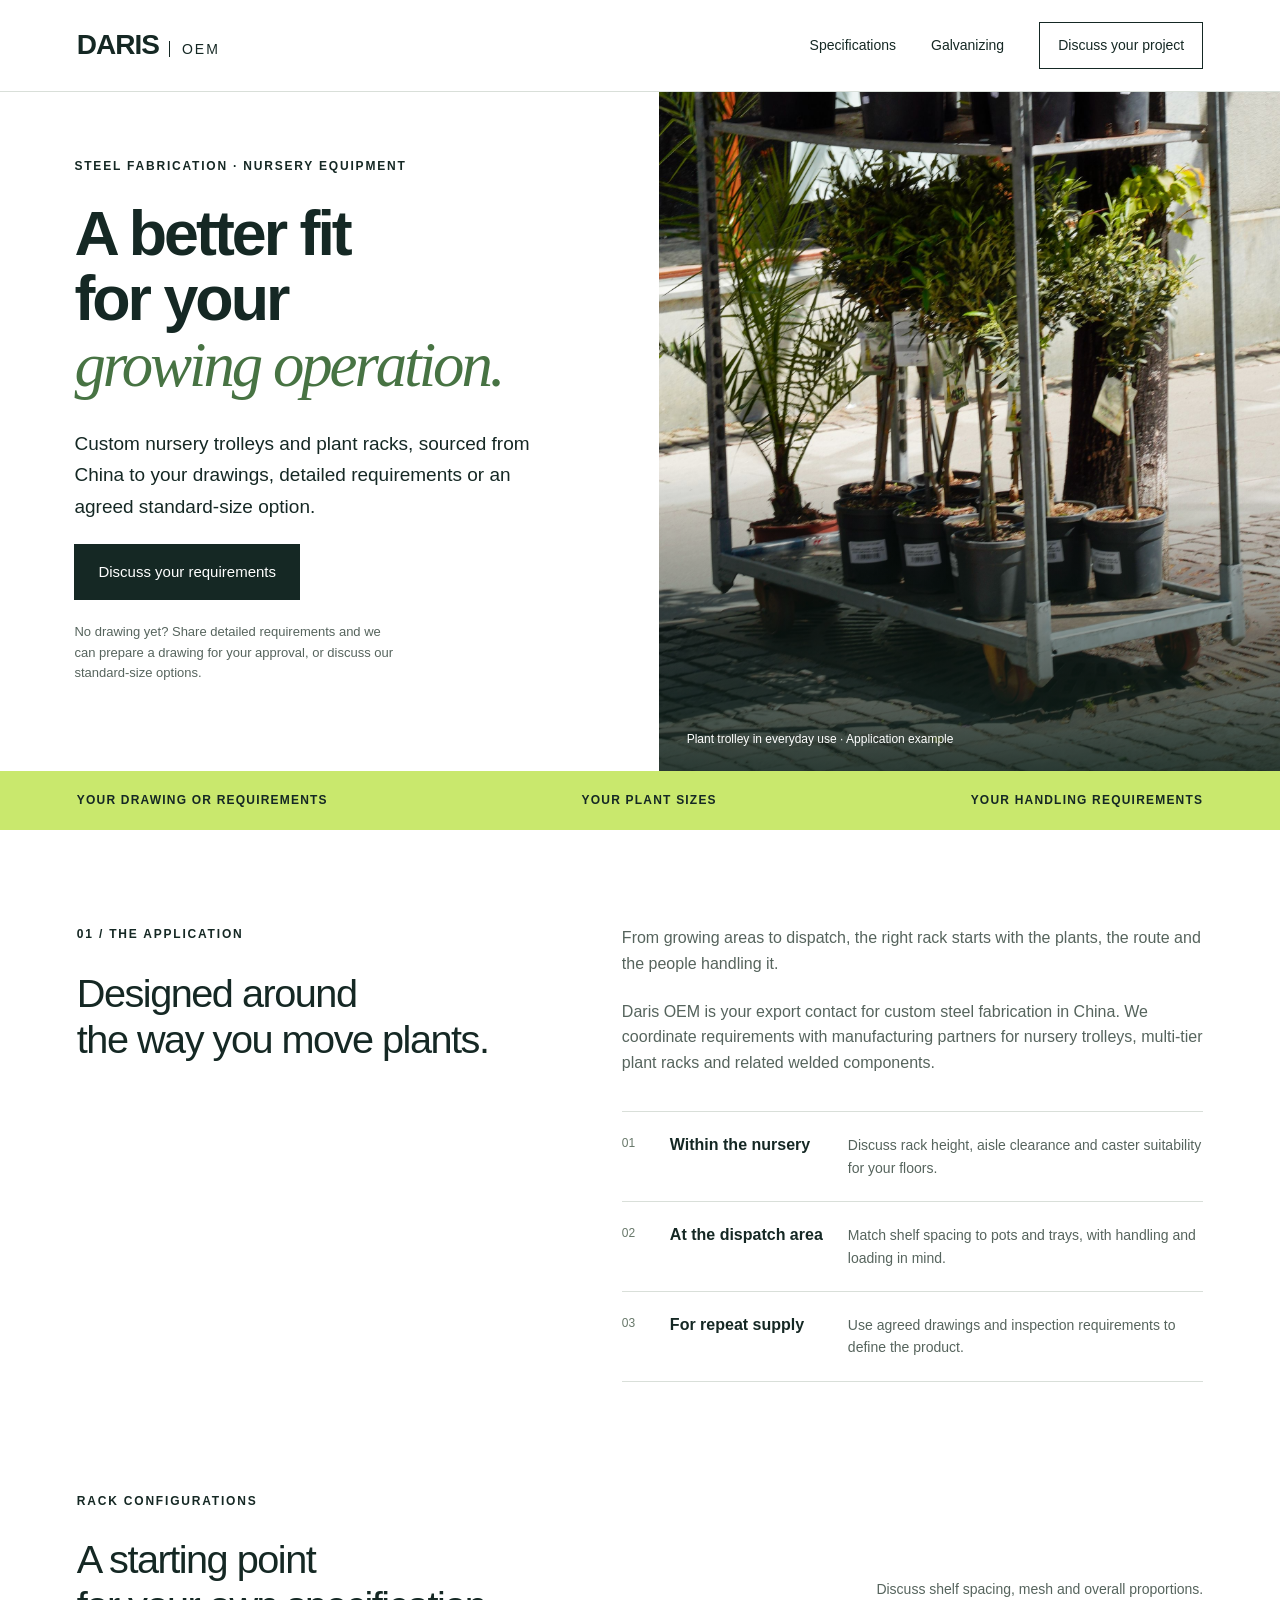
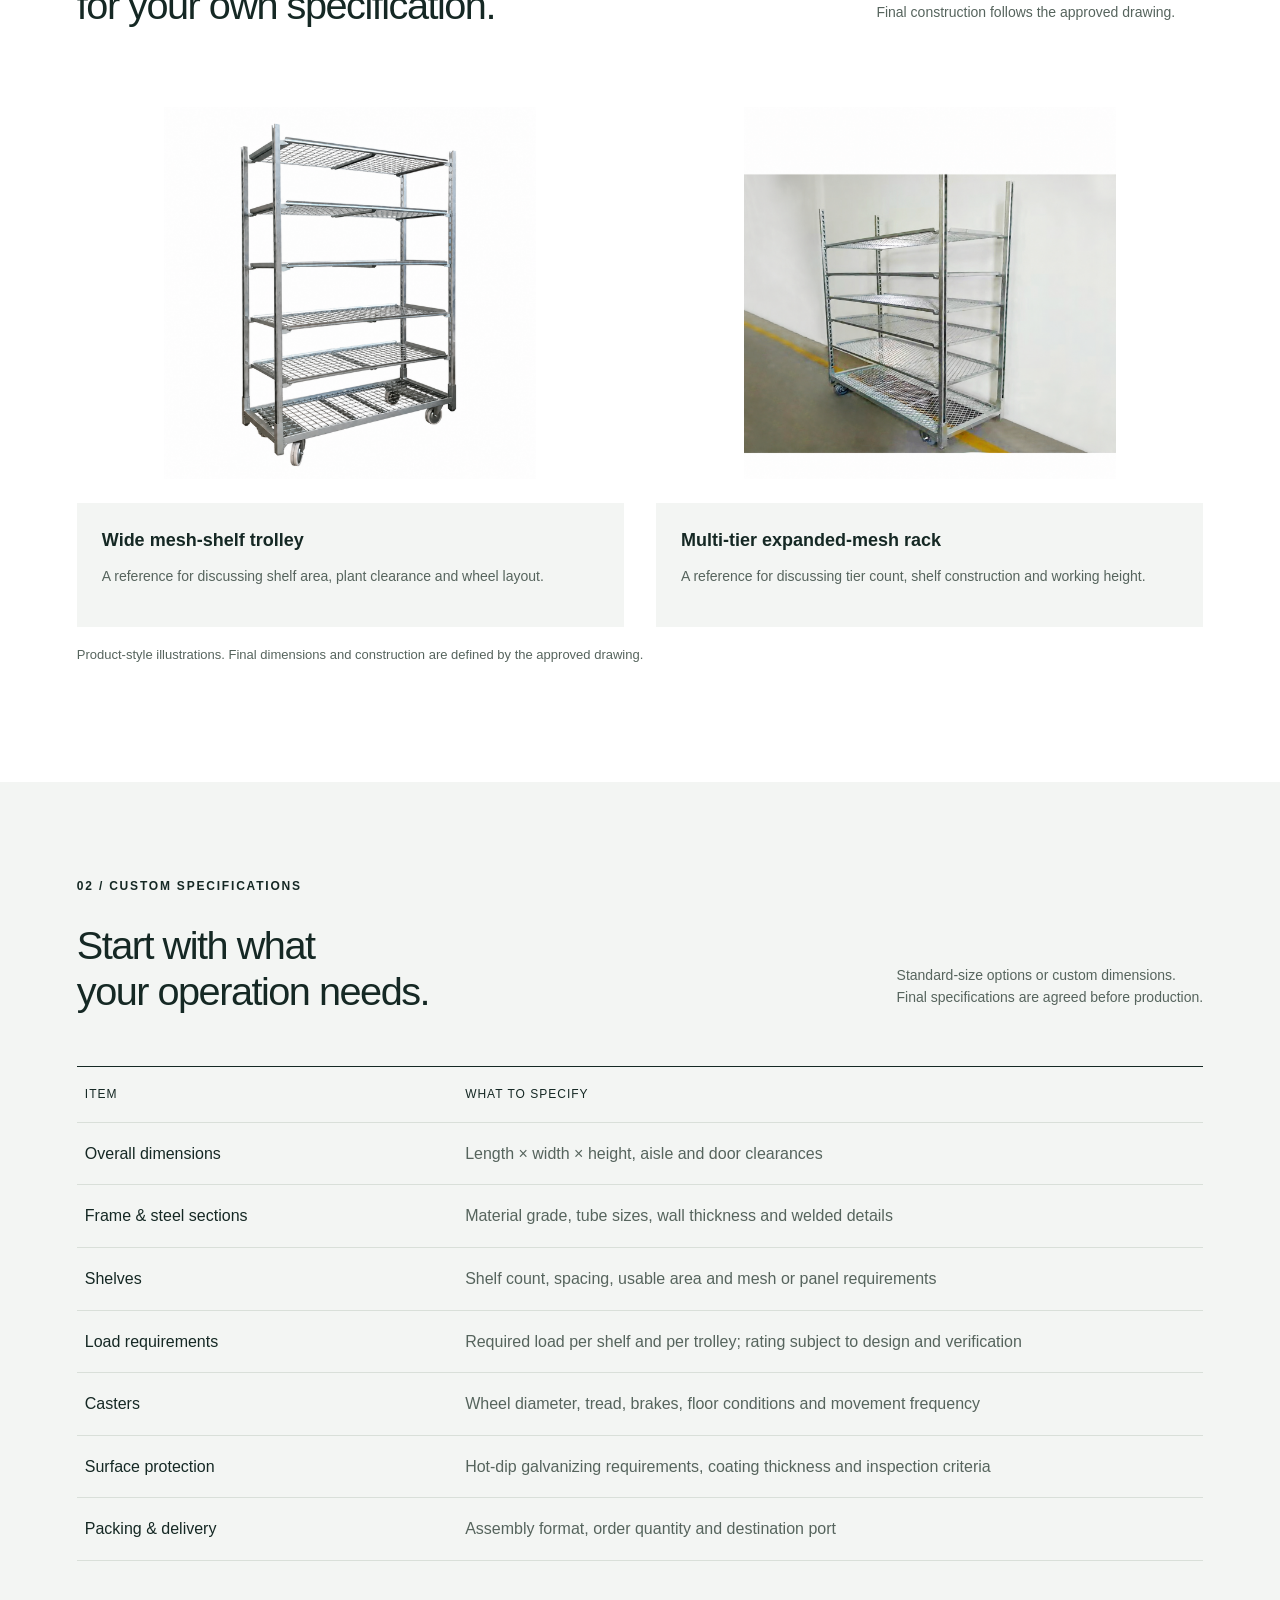
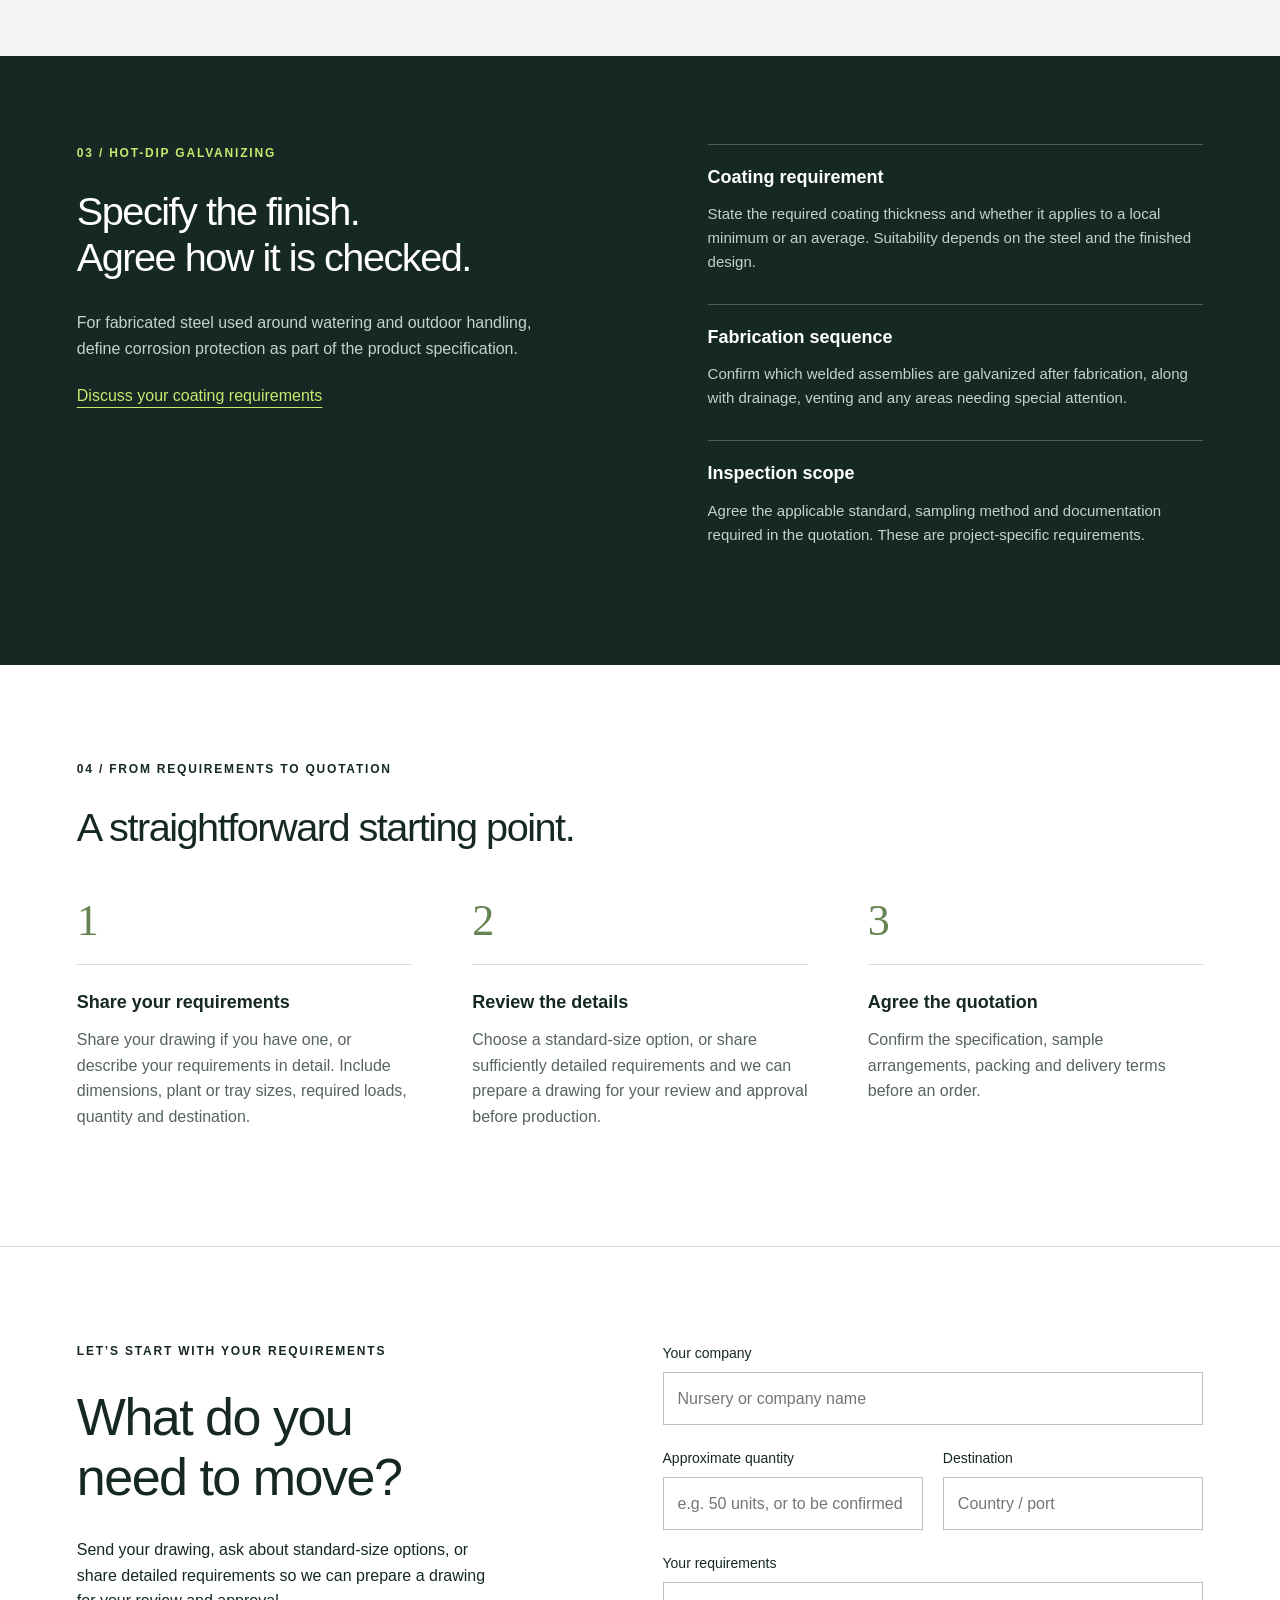
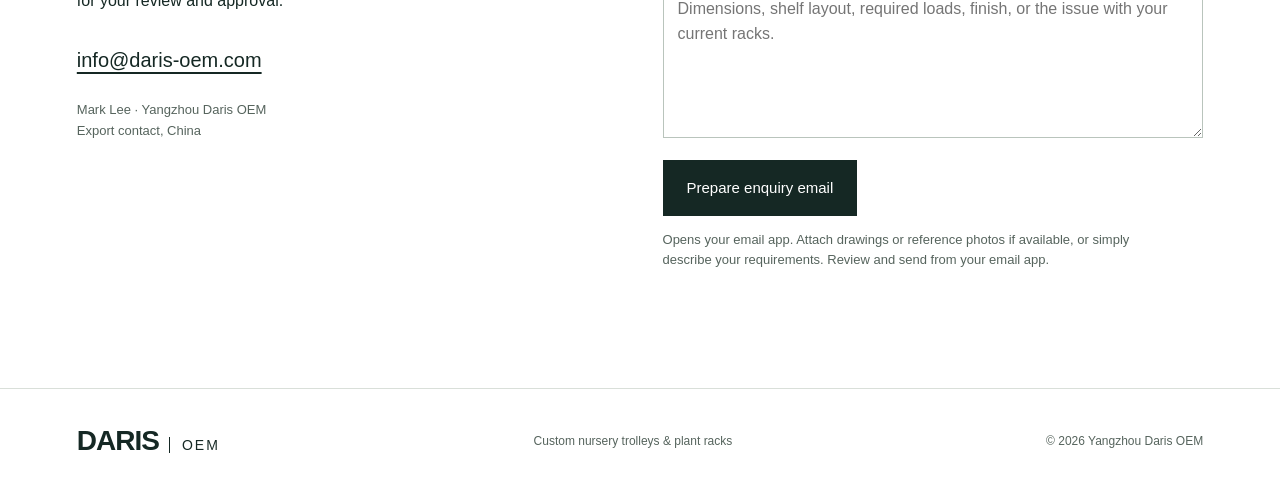
<file: darisracks/index.html>
<!doctype html>
<html lang="en"><head><meta charset="utf-8"><meta name="viewport" content="width=device-width, initial-scale=1"><title>Daris OEM | Custom Nursery Trolleys & Plant Racks</title><meta name="description" content="Drawing-based sourcing of steel nursery trolleys and plant racks from China. Discuss dimensions, shelves, casters and hot-dip galvanizing for your application."><link rel="icon" type="image/svg+xml" href="data:image/svg+xml,%3Csvg xmlns='http://www.w3.org/2000/svg' viewBox='0 0 32 32'%3E%3Crect width='32' height='32' rx='5' fill='%23152824'/%3E%3Cpath d='M8 7h8a9 9 0 010 18H8V7zm5 5v8h3a4 4 0 000-8z' fill='%23c9e86d'/%3E%3C/svg%3E"><link rel="stylesheet" href="style.css?v=20261002-softfade"></head>
<body><a class="skip" href="#main">Skip to content</a>
<header class="header"><a class="brand" href="#" aria-label="Daris OEM home">DARIS<span>OEM</span></a><nav aria-label="Main navigation"><a href="#specifications">Specifications</a><a href="#finish">Galvanizing</a><a href="#enquiry" class="nav-cta">Discuss your project</a></nav></header>
<main id="main"><section class="hero"><div class="hero-copy"><p class="eyebrow">STEEL FABRICATION · NURSERY EQUIPMENT</p><h1>A better fit<br>for your<br><em>growing operation.</em></h1><p class="intro">Custom nursery trolleys and plant racks, sourced from China to your drawings, detailed requirements or an agreed standard-size option.</p><a class="button" href="#enquiry">Discuss your requirements</a><p class="small hero-note">No drawing yet? Share detailed requirements and we can prepare a drawing for your approval, or discuss our standard-size options.</p></div><div class="hero-image" data-carousel role="region" aria-roledescription="carousel" aria-label="Nursery application photographs">
<figure class="hero-slide is-active" role="group" aria-roledescription="slide" aria-label="1 of 2" style="margin:0"><img src="nursery-plant-trolley.jpg" alt="Multi-tier metal nursery trolley carrying potted citrus trees and plants" width="1800" height="3755" fetchpriority="high" style="object-position:50% 100%"><figcaption>Plant trolley in everyday use · Application example</figcaption></figure>
<figure class="hero-slide" role="group" aria-roledescription="slide" aria-label="2 of 2" aria-hidden="true" inert style="margin:0"><img src="nursery-greenhouse.jpg" alt="Rows of potted plants inside a nursery greenhouse" width="4160" height="3120"><figcaption>Greenhouse growing · Application example<br><a href="https://commons.wikimedia.org/wiki/File:Agricultural_Research_Station,_Anakkayam_-_2.jpg" target="_blank" rel="noopener">Photo: Akbarali / Wikimedia Commons</a> · <a href="https://creativecommons.org/licenses/by-sa/4.0/" target="_blank" rel="noopener">CC BY-SA 4.0</a> · cropped</figcaption></figure>
</div></section>
<div class="strip"><span>YOUR DRAWING OR REQUIREMENTS</span><span>YOUR PLANT SIZES</span><span>YOUR HANDLING REQUIREMENTS</span></div>
<section class="section product"><div><p class="eyebrow">01 / THE APPLICATION</p><h2>Designed around<br>the way you move plants.</h2></div><div class="product-copy"><p>From growing areas to dispatch, the right rack starts with the plants, the route and the people handling it.</p><p>Daris OEM is your export contact for custom steel fabrication in China. We coordinate requirements with manufacturing partners for nursery trolleys, multi-tier plant racks and related welded components.</p><div class="uses"><article><span>01</span><h3>Within the nursery</h3><p>Discuss rack height, aisle clearance and caster suitability for your floors.</p></article><article><span>02</span><h3>At the dispatch area</h3><p>Match shelf spacing to pots and trays, with handling and loading in mind.</p></article><article><span>03</span><h3>For repeat supply</h3><p>Use agreed drawings and inspection requirements to define the product.</p></article></div></div></section>
<section class="section rack-gallery" aria-labelledby="rack-heading"><div class="section-head"><div><p class="eyebrow">RACK CONFIGURATIONS</p><h2 id="rack-heading">A starting point<br>for your own specification.</h2></div><p>Discuss shelf spacing, mesh and overall proportions.<br>Final construction follows the approved drawing.</p></div><div class="rack-grid"><figure><img src="nursery-trolley-wide.png" alt="Reference example of a wide nursery trolley with mesh shelves and caster wheels" width="600" height="600" loading="lazy"><figcaption><h3>Wide mesh-shelf trolley</h3><p>A reference for discussing shelf area, plant clearance and wheel layout.</p></figcaption></figure><figure><img src="nursery-trolley-tall.png" alt="Reference example of a tall nursery trolley with multiple expanded-mesh shelves" width="600" height="600" loading="lazy"><figcaption><h3>Multi-tier expanded-mesh rack</h3><p>A reference for discussing tier count, shelf construction and working height.</p></figcaption></figure></div><p class="small reference-note">Product-style illustrations. Final dimensions and construction are defined by the approved drawing.</p></section>
<section id="specifications" class="section specs"><div class="section-head"><div><p class="eyebrow">02 / CUSTOM SPECIFICATIONS</p><h2>Start with what<br>your operation needs.</h2></div><p>Standard-size options or custom dimensions.<br>Final specifications are agreed before production.</p></div><div class="spec-table" role="table" aria-label="Custom specification checklist"><div role="row" class="table-head"><span role="columnheader">Item</span><span role="columnheader">What to specify</span></div><div role="row"><strong role="cell">Overall dimensions</strong><span role="cell">Length × width × height, aisle and door clearances</span></div><div role="row"><strong role="cell">Frame & steel sections</strong><span role="cell">Material grade, tube sizes, wall thickness and welded details</span></div><div role="row"><strong role="cell">Shelves</strong><span role="cell">Shelf count, spacing, usable area and mesh or panel requirements</span></div><div role="row"><strong role="cell">Load requirements</strong><span role="cell">Required load per shelf and per trolley; rating subject to design and verification</span></div><div role="row"><strong role="cell">Casters</strong><span role="cell">Wheel diameter, tread, brakes, floor conditions and movement frequency</span></div><div role="row"><strong role="cell">Surface protection</strong><span role="cell">Hot-dip galvanizing requirements, coating thickness and inspection criteria</span></div><div role="row"><strong role="cell">Packing & delivery</strong><span role="cell">Assembly format, order quantity and destination port</span></div></div></section>
<section id="finish" class="finish"><div><p class="eyebrow">03 / HOT-DIP GALVANIZING</p><h2>Specify the finish.<br>Agree how it is checked.</h2><p>For fabricated steel used around watering and outdoor handling, define corrosion protection as part of the product specification.</p><a class="text-link" href="#enquiry">Discuss your coating requirements</a></div><div class="finish-details"><article><h3>Coating requirement</h3><p>State the required coating thickness and whether it applies to a local minimum or an average. Suitability depends on the steel and the finished design.</p></article><article><h3>Fabrication sequence</h3><p>Confirm which welded assemblies are galvanized after fabrication, along with drainage, venting and any areas needing special attention.</p></article><article><h3>Inspection scope</h3><p>Agree the applicable standard, sampling method and documentation required in the quotation. These are project-specific requirements.</p></article></div></section>
<section class="section process"><p class="eyebrow">04 / FROM REQUIREMENTS TO QUOTATION</p><h2>A straightforward starting point.</h2><div class="steps"><article><span>1</span><h3>Share your requirements</h3><p>Share your drawing if you have one, or describe your requirements in detail. Include dimensions, plant or tray sizes, required loads, quantity and destination.</p></article><article><span>2</span><h3>Review the details</h3><p>Choose a standard-size option, or share sufficiently detailed requirements and we can prepare a drawing for your review and approval before production.</p></article><article><span>3</span><h3>Agree the quotation</h3><p>Confirm the specification, sample arrangements, packing and delivery terms before an order.</p></article></div></section>
<section id="enquiry" class="section enquiry"><div><p class="eyebrow">LET’S START WITH YOUR REQUIREMENTS</p><h2>What do you<br>need to move?</h2><p>Send your drawing, ask about standard-size options, or share detailed requirements so we can prepare a drawing for your review and approval.</p><a class="email" href="mailto:info@daris-oem.com">info@daris-oem.com</a><p class="small">Mark Lee · Yangzhou Daris OEM<br>Export contact, China</p></div><form id="enquiry-form"><label for="company">Your company<input id="company" name="company" autocomplete="organization" required placeholder="Nursery or company name"></label><div class="form-pair"><label for="quantity">Approximate quantity<input id="quantity" name="quantity" placeholder="e.g. 50 units, or to be confirmed"></label><label for="destination">Destination<input id="destination" name="destination" placeholder="Country / port"></label></div><label for="requirements">Your requirements<textarea id="requirements" name="requirements" rows="5" required placeholder="Dimensions, shelf layout, required loads, finish, or the issue with your current racks."></textarea></label><button type="submit" class="button">Prepare enquiry email</button><p class="small">Opens your email app. Attach drawings or reference photos if available, or simply describe your requirements. Review and send from your email app.</p><p id="form-status" role="status"></p></form></section>
</main><footer><a class="brand" href="#">DARIS<span>OEM</span></a><p>Custom nursery trolleys & plant racks</p><span>© 2026 Yangzhou Daris OEM</span></footer><script src="site.js?v=20261002-softfade"></script></body></html>
</file>
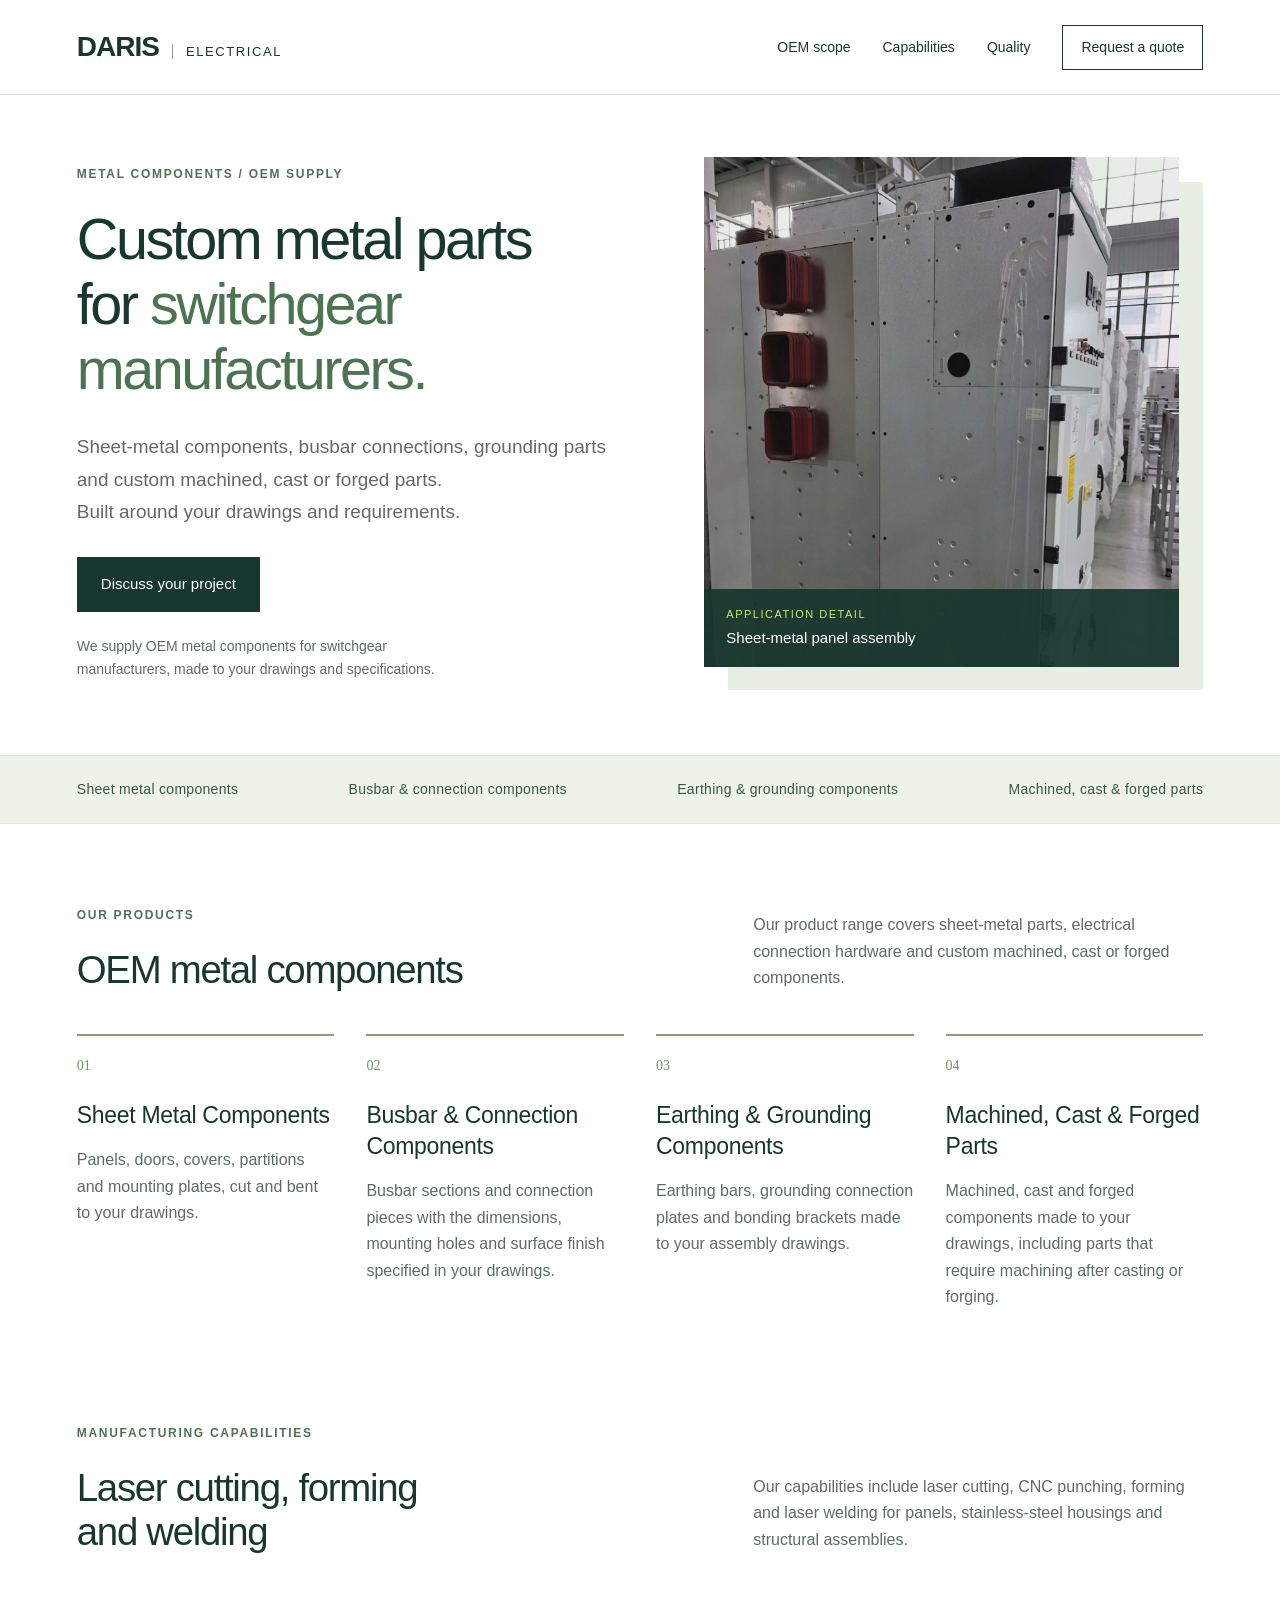
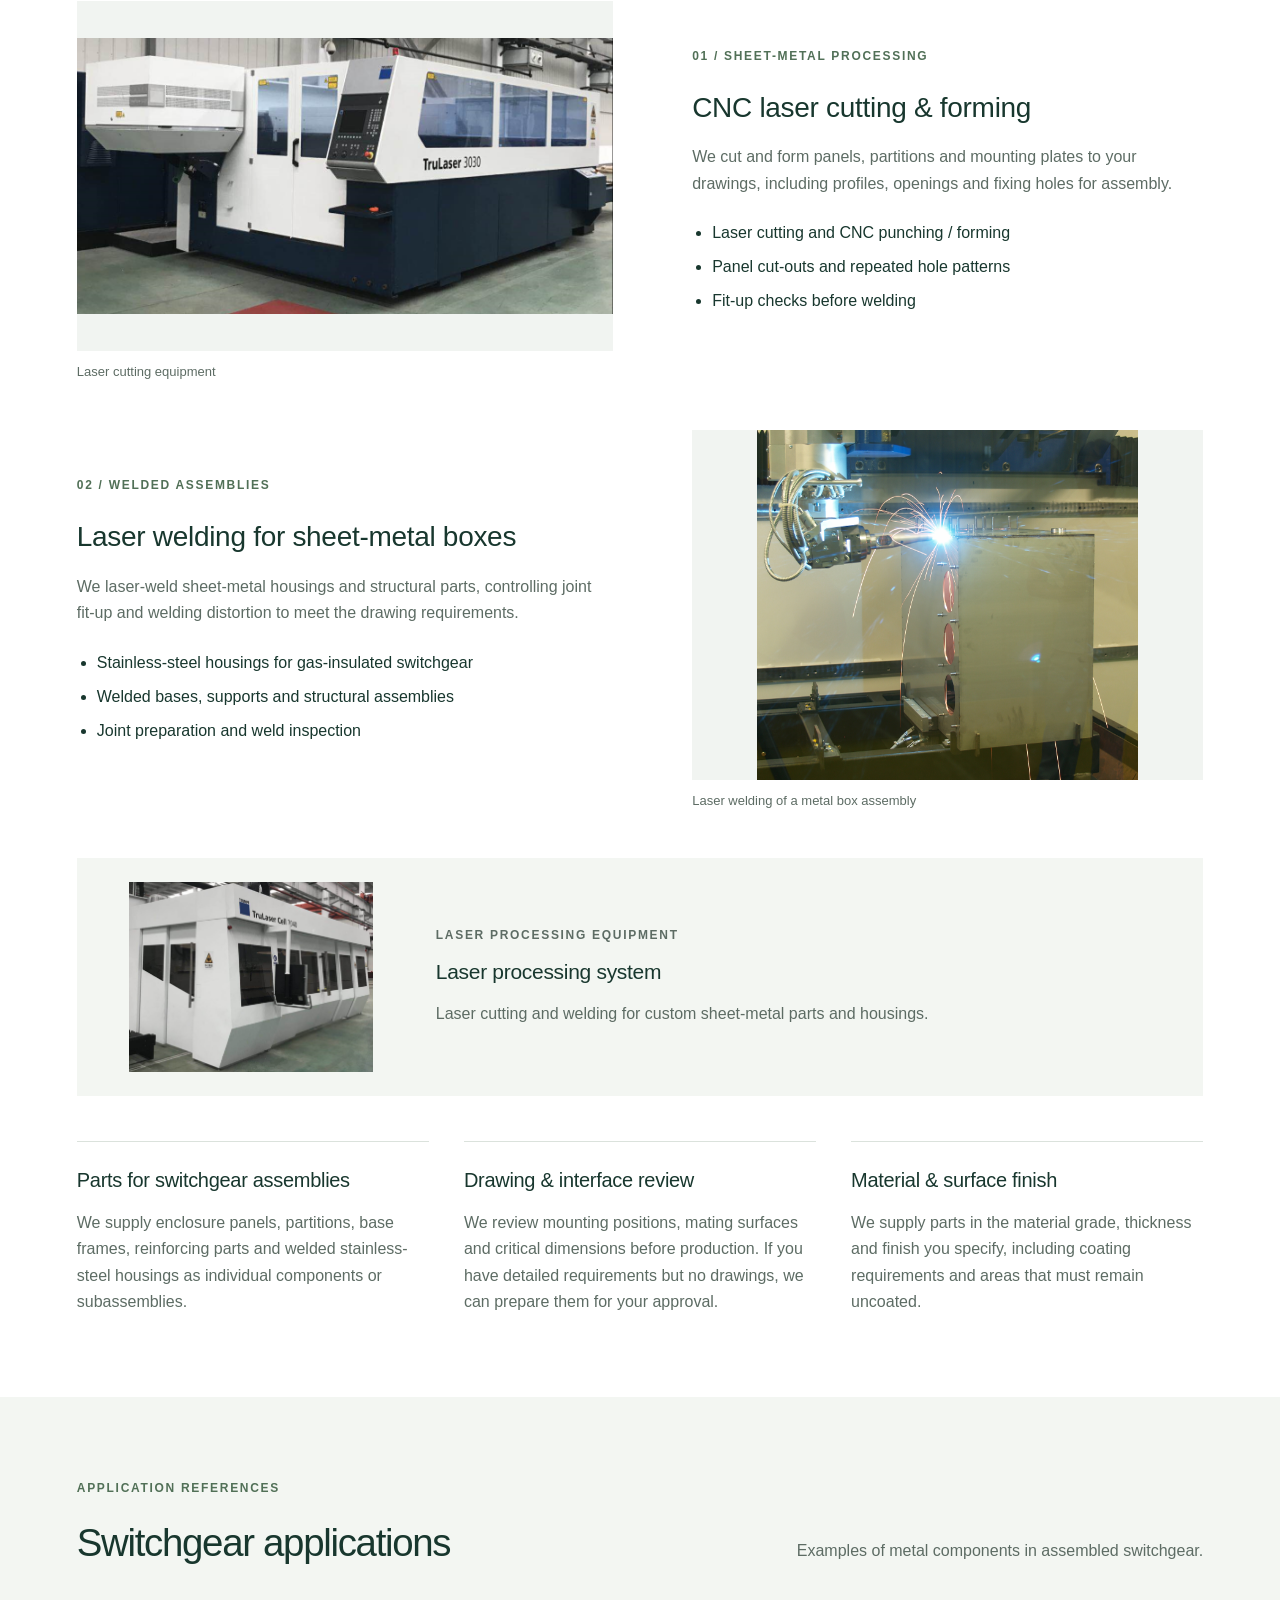
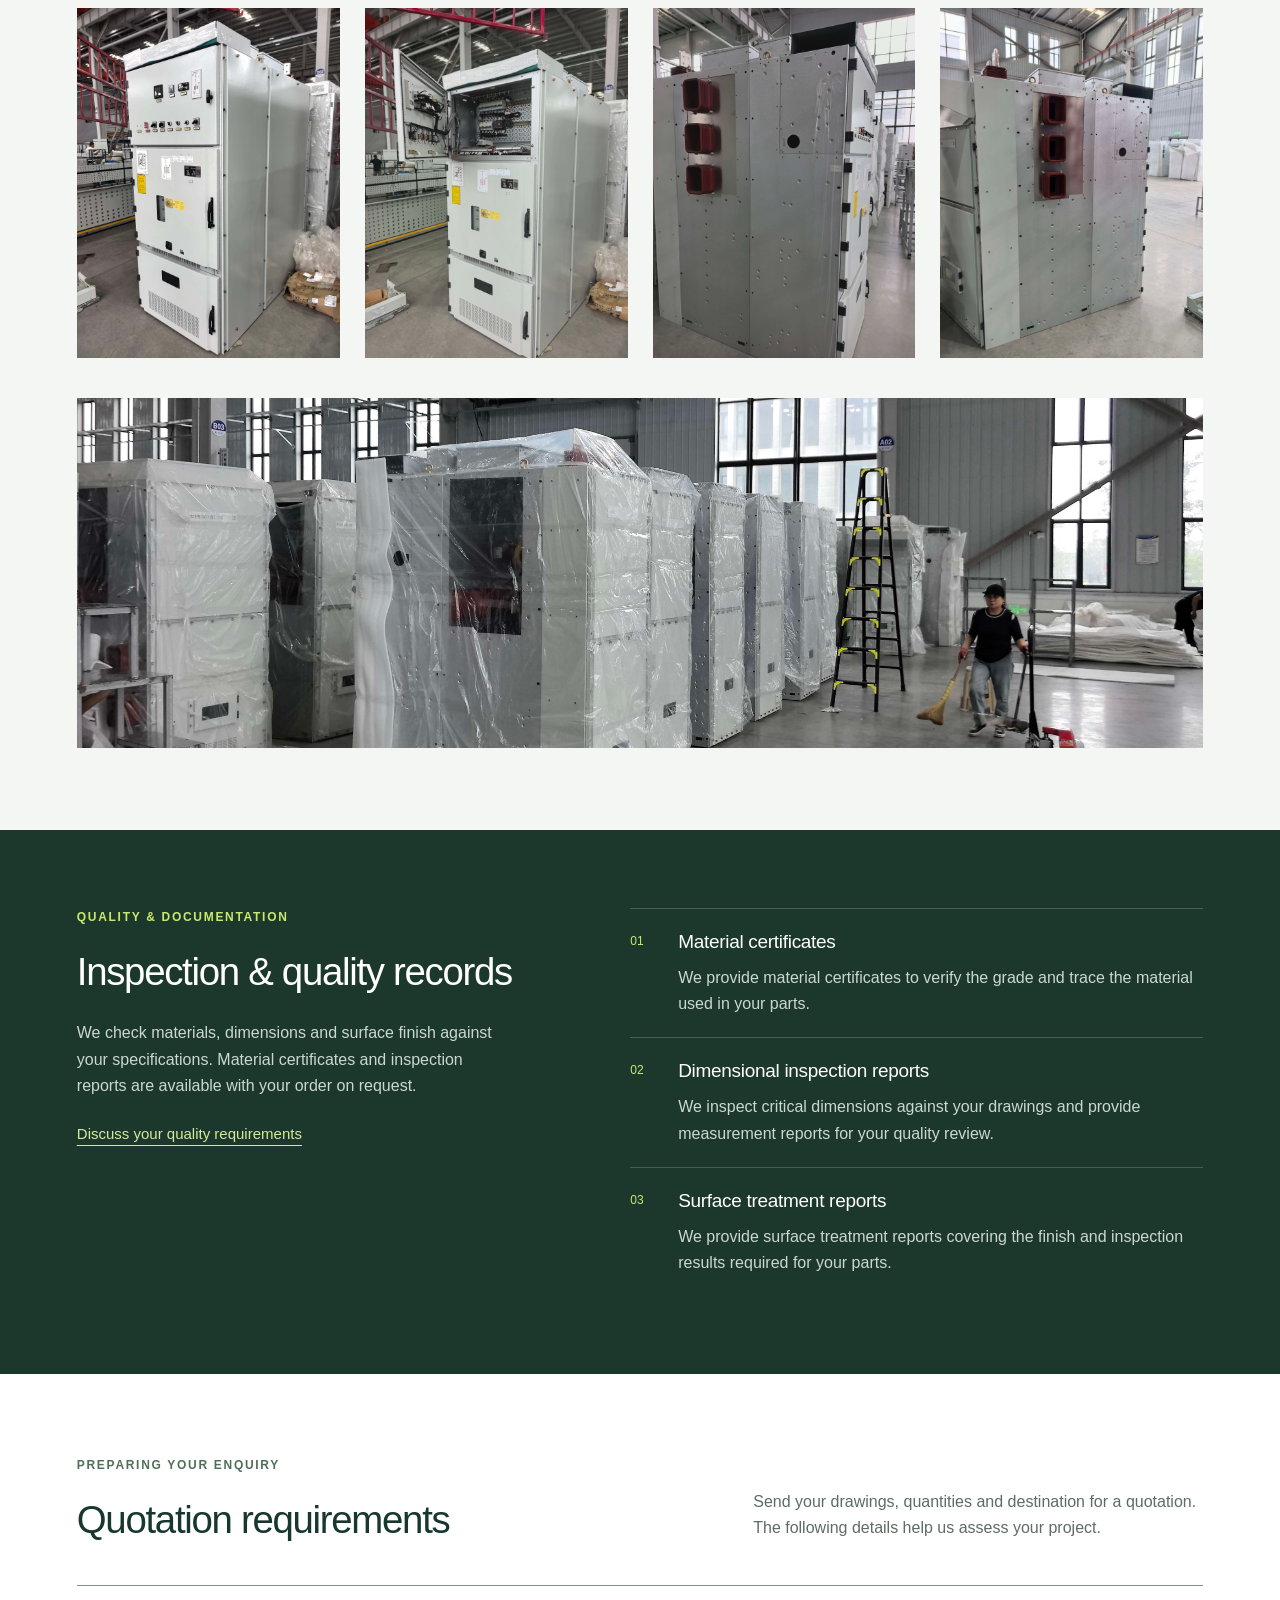
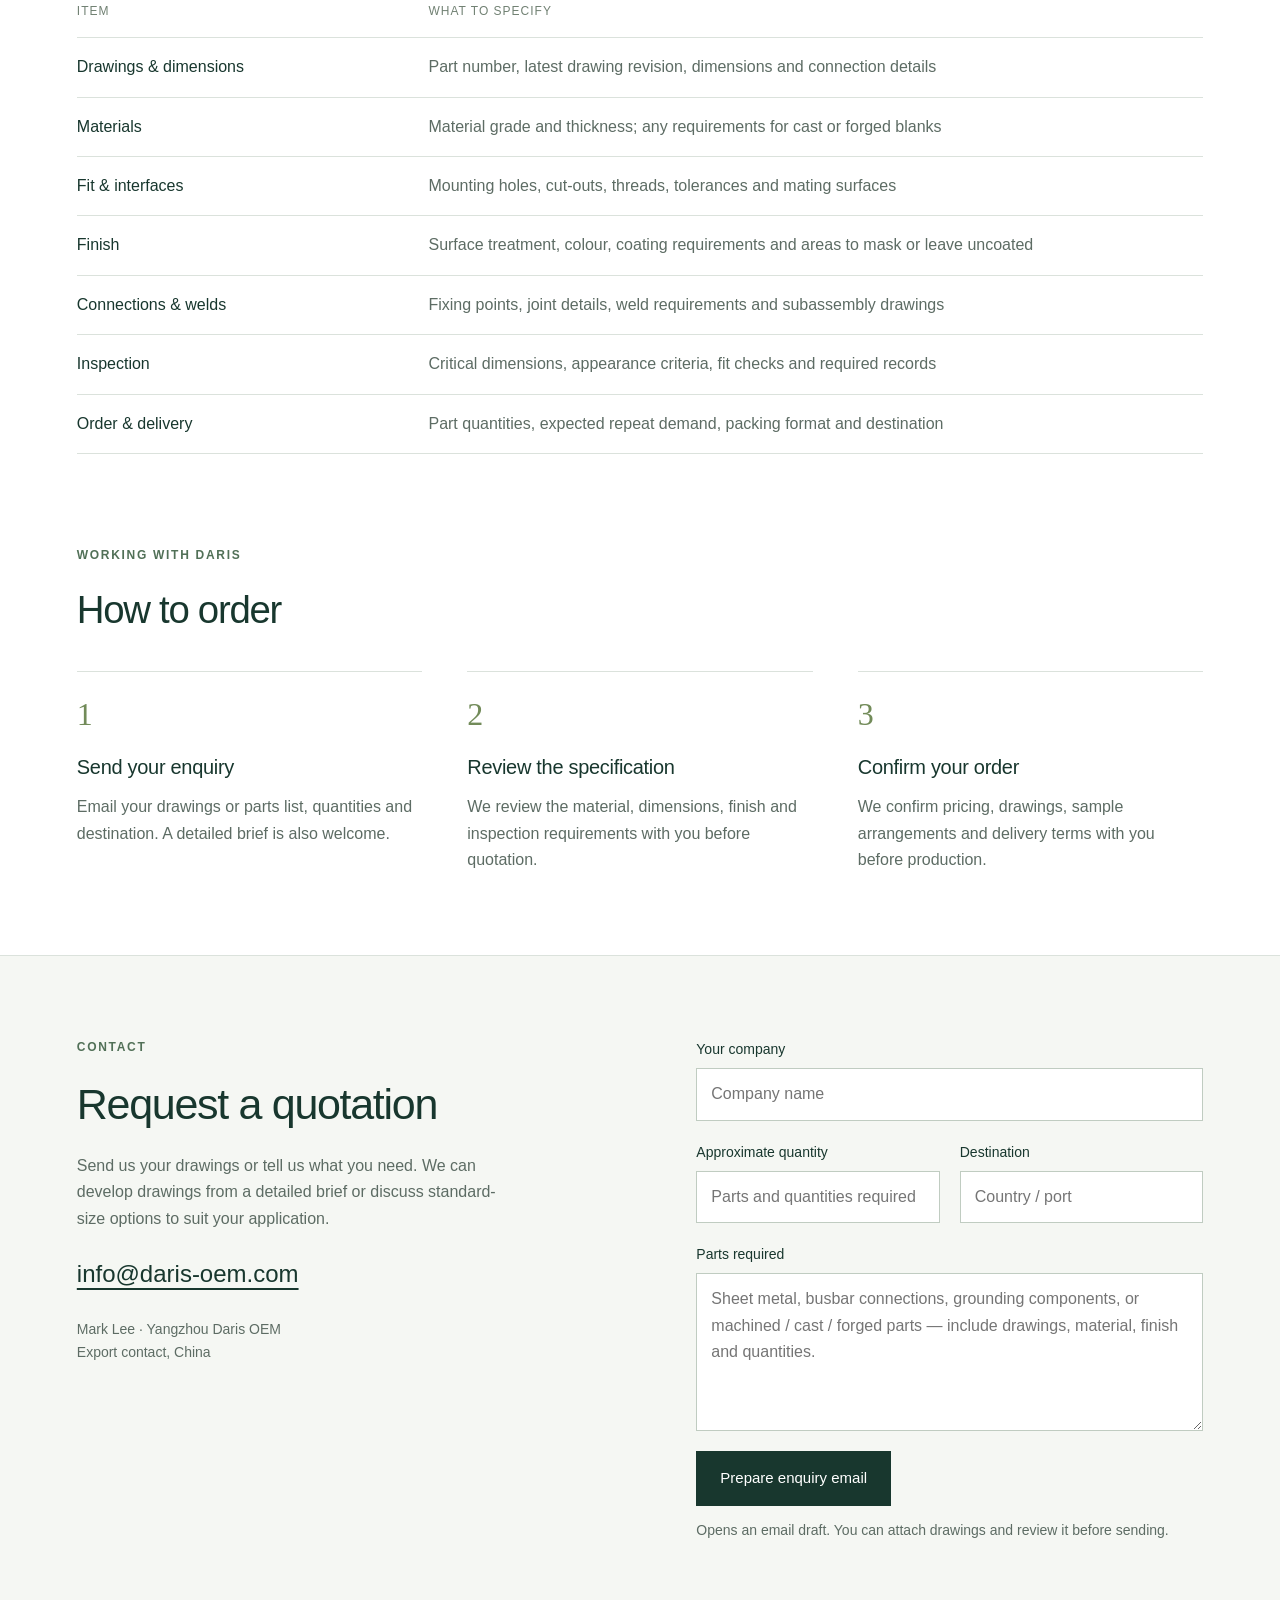
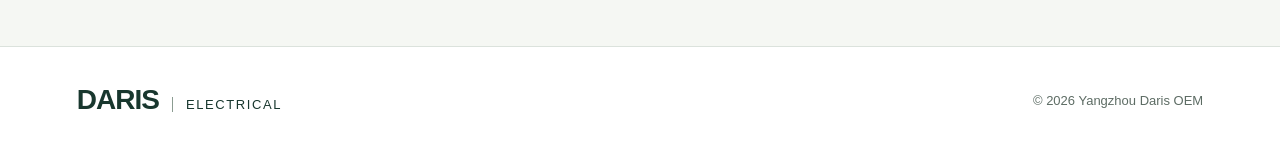
<file: switchgear/index.html>
<!doctype html>
<html lang="en"><head><meta charset="utf-8"><meta name="viewport" content="width=device-width,initial-scale=1"><title>Daris Electrical | OEM Metal Parts for Switchgear Manufacturers</title><meta name="description" content="Custom sheet metal, busbar connection, grounding, machined, cast and forged components for switchgear manufacturers. Share drawings or requirements with Daris Electrical."><link rel="icon" href="favicon.svg" type="image/svg+xml"><link rel="stylesheet" href="style.css"></head><body>
<a class="skip" href="#main">Skip to content</a><header class="header"><a class="brand" href="#" aria-label="Daris Electrical home">DARIS<span>ELECTRICAL</span></a><nav aria-label="Main navigation"><a href="#scope">OEM scope</a><a href="#capabilities">Capabilities</a><a href="#quality">Quality</a><a class="nav-cta" href="#enquiry">Request a quote</a></nav></header>
<main id="main"><section class="hero"><div class="hero-copy"><p class="eyebrow">METAL COMPONENTS / OEM SUPPLY</p><h1>Custom metal parts<br>for <span>switchgear<br>manufacturers.</span></h1><p class="intro">Sheet-metal components, busbar connections, grounding parts and custom machined, cast or forged parts.<br>Built around your drawings and requirements.</p><a class="button" href="#enquiry">Discuss your project</a><p class="hero-note">We supply OEM metal components for switchgear manufacturers, made to your drawings and specifications.</p></div><figure class="hero-photo"><img src="switchgear-10.jpg" alt="Metal side-panel assembly on switchgear, with rows of fixing holes and panel joints" fetchpriority="high"><figcaption><span>APPLICATION DETAIL</span>Sheet-metal panel assembly</figcaption></figure></section><div class="service-band"><span>Sheet metal components</span><span>Busbar & connection components</span><span>Earthing & grounding components</span><span>Machined, cast & forged parts</span></div><section id="scope" class="section product"><div class="section-head"><div><p class="eyebrow">OUR PRODUCTS</p><h2>OEM metal components</h2></div><p>Our product range covers sheet-metal parts, electrical connection hardware and custom machined, cast or forged components.</p></div><div class="uses"><article><span>01</span><h3>Sheet Metal Components</h3><p>Panels, doors, covers, partitions and mounting plates, cut and bent to your drawings.</p></article><article><span>02</span><h3>Busbar & Connection Components</h3><p>Busbar sections and connection pieces with the dimensions, mounting holes and surface finish specified in your drawings.</p></article><article><span>03</span><h3>Earthing & Grounding Components</h3><p>Earthing bars, grounding connection plates and bonding brackets made to your assembly drawings.</p></article><article><span>04</span><h3>Machined, Cast & Forged Parts</h3><p>Machined, cast and forged components made to your drawings, including parts that require machining after casting or forging.</p></article></div></section><section id="capabilities" class="section capabilities"><div class="section-head"><div><p class="eyebrow">MANUFACTURING CAPABILITIES</p><h2>Laser cutting, forming<br>and welding</h2></div><p>Our capabilities include laser cutting, CNC punching, forming and laser welding for panels, stainless-steel housings and structural assemblies.</p></div>
<article class="capability-row"><figure><img src="laser-cutting.png" loading="lazy" alt="CNC laser cutting equipment"><figcaption>Laser cutting equipment</figcaption></figure><div><p class="eyebrow">01 / SHEET-METAL PROCESSING</p><h3>CNC laser cutting & forming</h3><p>We cut and form panels, partitions and mounting plates to your drawings, including profiles, openings and fixing holes for assembly.</p><ul><li>Laser cutting and CNC punching / forming</li><li>Panel cut-outs and repeated hole patterns</li><li>Fit-up checks before welding</li></ul></div></article>
<article class="capability-row reverse"><figure><img src="laser-welding.png" loading="lazy" alt="Laser welding in progress on a metal box assembly"><figcaption>Laser welding of a metal box assembly</figcaption></figure><div><p class="eyebrow">02 / WELDED ASSEMBLIES</p><h3>Laser welding for sheet-metal boxes</h3><p>We laser-weld sheet-metal housings and structural parts, controlling joint fit-up and welding distortion to meet the drawing requirements.</p><ul><li>Stainless-steel housings for gas-insulated switchgear</li><li>Welded bases, supports and structural assemblies</li><li>Joint preparation and weld inspection</li></ul></div></article>
<div class="equipment-detail"><img src="laser-cell.png" loading="lazy" alt="Enclosed laser processing system"><div><p class="eyebrow">LASER PROCESSING EQUIPMENT</p><h3>Laser processing system</h3><p>Laser cutting and welding for custom sheet-metal parts and housings.</p></div></div>
<div class="engineering-notes"><div><h3>Parts for switchgear assemblies</h3><p>We supply enclosure panels, partitions, base frames, reinforcing parts and welded stainless-steel housings as individual components or subassemblies.</p></div><div><h3>Drawing & interface review</h3><p>We review mounting positions, mating surfaces and critical dimensions before production. If you have detailed requirements but no drawings, we can prepare them for your approval.</p></div><div><h3>Material & surface finish</h3><p>We supply parts in the material grade, thickness and finish you specify, including coating requirements and areas that must remain uncoated.</p></div></div></section><section id="applications" class="section"><div class="section-head"><div><p class="eyebrow">APPLICATION REFERENCES</p><h2>Switchgear applications</h2></div><p>Examples of metal components in assembled switchgear.</p></div><div class="gallery-grid"><figure><img src="switchgear-07.jpg" loading="lazy" alt="Switchgear front and side view, with instruments and controls on the upper door and ventilation slots on the lower door"></figure><figure><img src="switchgear-11.jpg" loading="lazy" alt="Open upper control compartment showing internal electrical devices and wiring, with additional wiring on the door"></figure><figure><img src="switchgear-10.jpg" loading="lazy" alt="Angled view of metal side panels with holes, fasteners and three reddish-brown openings; front doors visible at right"></figure><figure><img src="switchgear-01.jpg" loading="lazy" alt="Side view showing three vertically arranged reddish-brown insulated openings and surrounding metal panels"></figure><figure class="wide"><img src="switchgear-05.jpg" loading="lazy" alt="Workshop containing a row of cabinets partially covered with protective wrapping"></figure></div></section>
<section id="quality" class="finish"><div><p class="eyebrow">QUALITY & DOCUMENTATION</p><h2>Inspection & quality records</h2><p>We check materials, dimensions and surface finish against your specifications. Material certificates and inspection reports are available with your order on request.</p><a class="text-link" href="#enquiry">Discuss your quality requirements</a></div><div class="finish-details"><article><h3>Material certificates</h3><p>We provide material certificates to verify the grade and trace the material used in your parts.</p></article><article><h3>Dimensional inspection reports</h3><p>We inspect critical dimensions against your drawings and provide measurement reports for your quality review.</p></article><article><h3>Surface treatment reports</h3><p>We provide surface treatment reports covering the finish and inspection results required for your parts.</p></article></div></section>
<section id="specifications" class="section specs"><div class="section-head"><div><p class="eyebrow">PREPARING YOUR ENQUIRY</p><h2>Quotation requirements</h2></div><p>Send your drawings, quantities and destination for a quotation. The following details help us assess your project.</p></div><div class="spec-table" role="table" aria-label="Information for a switchgear metalwork quotation"><div role="row" class="table-head"><span role="columnheader">Item</span><span role="columnheader">What to specify</span></div>
<div role="row"><strong role="cell">Drawings & dimensions</strong><span role="cell">Part number, latest drawing revision, dimensions and connection details</span></div><div role="row"><strong role="cell">Materials</strong><span role="cell">Material grade and thickness; any requirements for cast or forged blanks</span></div><div role="row"><strong role="cell">Fit & interfaces</strong><span role="cell">Mounting holes, cut-outs, threads, tolerances and mating surfaces</span></div><div role="row"><strong role="cell">Finish</strong><span role="cell">Surface treatment, colour, coating requirements and areas to mask or leave uncoated</span></div><div role="row"><strong role="cell">Connections & welds</strong><span role="cell">Fixing points, joint details, weld requirements and subassembly drawings</span></div><div role="row"><strong role="cell">Inspection</strong><span role="cell">Critical dimensions, appearance criteria, fit checks and required records</span></div><div role="row"><strong role="cell">Order & delivery</strong><span role="cell">Part quantities, expected repeat demand, packing format and destination</span></div></div></section>
<section class="section process"><p class="eyebrow">WORKING WITH DARIS</p><h2>How to order</h2><div class="steps"><article><span>1</span><h3>Send your enquiry</h3><p>Email your drawings or parts list, quantities and destination. A detailed brief is also welcome.</p></article><article><span>2</span><h3>Review the specification</h3><p>We review the material, dimensions, finish and inspection requirements with you before quotation.</p></article><article><span>3</span><h3>Confirm your order</h3><p>We confirm pricing, drawings, sample arrangements and delivery terms with you before production.</p></article></div></section>
<section id="enquiry" class="section enquiry"><div><p class="eyebrow">CONTACT</p><h2>Request a quotation</h2><p>Send us your drawings or tell us what you need. We can develop drawings from a detailed brief or discuss standard-size options to suit your application.</p><a class="email" href="mailto:info@daris-oem.com">info@daris-oem.com</a><p class="small">Mark Lee · Yangzhou Daris OEM<br>Export contact, China</p></div><form id="enquiry-form"><label for="company">Your company<input id="company" name="company" autocomplete="organization" required placeholder="Company name"></label><div class="form-pair"><label for="quantity">Approximate quantity<input id="quantity" name="quantity" placeholder="Parts and quantities required"></label><label for="destination">Destination<input id="destination" name="destination" placeholder="Country / port"></label></div><label for="requirements">Parts required<textarea id="requirements" name="requirements" rows="5" required placeholder="Sheet metal, busbar connections, grounding components, or machined / cast / forged parts — include drawings, material, finish and quantities."></textarea></label><button type="submit" class="button">Prepare enquiry email</button><p class="small">Opens an email draft. You can attach drawings and review it before sending.</p><p id="form-status" role="status"></p></form></section></main>
<footer><a class="brand" href="#">DARIS<span>ELECTRICAL</span></a><span>© 2026 Yangzhou Daris OEM</span></footer><script src="site.js"></script></body></html>
</file>
<file: darisracks/style.css>
:root{--ink:#152824;--green:#203e32;--lime:#c9e86d;--paper:#fff;--muted:#56645d;--line:#d9dfd9}*{box-sizing:border-box}html{scroll-behavior:smooth;scroll-padding-top:95px}body{margin:0;background:var(--paper);color:var(--ink);font:16px/1.6 Arial,Helvetica,sans-serif}a{color:inherit}button,input,textarea{font:inherit}a:focus-visible,button:focus-visible,input:focus-visible,textarea:focus-visible{outline:3px solid #7ca035;outline-offset:5px}.skip{position:absolute;left:-9999px}.skip:focus{left:20px;top:15px;background:white;z-index:9}.header{min-height:92px;display:flex;align-items:center;justify-content:space-between;gap:30px;padding:16px 6%;border-bottom:1px solid var(--line)}.brand{font-size:28px;font-weight:800;letter-spacing:-1px;text-decoration:none;white-space:nowrap}.brand span{font-size:14px;font-weight:400;letter-spacing:2px;margin-left:10px;border-left:1px solid;padding-left:12px}nav{display:flex;gap:35px;align-items:center}nav a{text-decoration:none;font-size:14px}nav a:hover,.text-link:hover{text-decoration:underline}.nav-cta{border:1px solid var(--ink);padding:11px 18px}.hero{display:grid;grid-template-columns:1.06fr 1fr;min-height:670px}.hero-copy{padding:65px 8% 65px 11.3%}.eyebrow{font-size:12px;font-weight:700;letter-spacing:1.8px;margin:0 0 25px}h1{font-size:clamp(44px,4.9vw,78px);line-height:1.04;letter-spacing:-3px;margin:0 0 30px;font-weight:600}h1 em{font-family:Georgia,serif;font-weight:400;color:#477343}p{margin:0 0 22px}.intro{max-width:470px;font-size:19px;line-height:1.65}.button{display:inline-block;background:var(--ink);color:white;padding:16px 24px;border:0;text-decoration:none;font-size:15px;cursor:pointer}.button:hover{background:#315b48}.small{font-size:13px;line-height:1.6;color:var(--muted)}.hero-note{margin-top:22px;max-width:320px}.hero-image{position:relative;margin:0;background:#203e32;min-width:0}.hero-image img{width:100%;height:100%;position:absolute;object-fit:cover;object-position:48% 50%}.hero-image:after{content:"";position:absolute;inset:55% 0 0;background:linear-gradient(transparent,#10231dd9)}figcaption{position:absolute;bottom:22px;left:28px;right:25px;color:#fff;font-size:12px;line-height:1.6;z-index:1}figcaption a{text-underline-offset:3px}.strip{display:flex;justify-content:space-between;gap:20px;background:var(--lime);padding:20px 6%;font-size:12px;font-weight:700;letter-spacing:1.2px}.section{padding:95px 6%;max-width:1600px;margin:auto}h2{font-size:clamp(32px,3.1vw,47px);font-weight:500;line-height:1.16;letter-spacing:-1.5px;margin:0 0 30px}h3{font-size:18px;line-height:1.4;margin:0 0 12px}.product{display:grid;grid-template-columns:1fr 1.25fr;gap:80px}.product-copy>p{max-width:620px;color:var(--muted)}.uses{margin-top:36px;border-top:1px solid var(--line)}.uses article{display:grid;grid-template-columns:30px 160px 1fr;gap:18px;padding:22px 0;border-bottom:1px solid var(--line)}.uses article>span{color:#677769;font-size:12px}.uses p{font-size:14px;margin:0;color:var(--muted)}.uses h3{font-size:16px}.specs{background:#f3f5f3}.section-head{display:flex;justify-content:space-between;gap:40px;align-items:end}.section-head>p{color:var(--muted);font-size:14px;margin-bottom:35px}.spec-table{border-top:1px solid var(--ink);margin-top:22px}.spec-table>[role=row]{display:grid;grid-template-columns:32% 1fr;gap:25px;border-bottom:1px solid var(--line);padding:18px 8px}.table-head{font-size:12px;text-transform:uppercase;letter-spacing:1px}.spec-table strong{font-weight:500}.spec-table span[role=cell]{color:var(--muted)}.finish{background:var(--ink);color:white;display:grid;grid-template-columns:1fr 1fr;gap:12%;padding:88px 6%}.finish .eyebrow{color:var(--lime)}.finish>div>p:not(.eyebrow){max-width:480px;color:#c5d2c9}.text-link{color:var(--lime);text-underline-offset:6px}.finish-details article{border-top:1px solid #ffffff40;padding:20px 0}.finish-details p{font-size:15px;color:#c5d2c9;margin-bottom:10px}.steps{display:grid;grid-template-columns:repeat(3,1fr);gap:60px;margin-top:45px}.steps span{display:block;font:44px Georgia,serif;color:#658351;border-bottom:1px solid var(--line);padding-bottom:18px;margin-bottom:25px}.steps p{color:var(--muted)}.enquiry{border-top:1px solid var(--line);display:grid;grid-template-columns:1fr 1.2fr;gap:12%}.enquiry>div>p{max-width:410px}.email{display:inline-block;font-size:20px;text-underline-offset:5px;margin:8px 0 24px}.enquiry h2{font-size:52px}label{display:block;font-size:14px;margin-bottom:22px}input,textarea{display:block;border:1px solid #b9c4bc;border-radius:0;background:white;padding:13px 14px;width:100%;margin-top:7px;color:var(--ink);font-size:16px}textarea{resize:vertical}.form-pair{display:grid;grid-template-columns:1fr 1fr;gap:20px}form .small{margin-top:14px;max-width:480px}#form-status{font-size:14px}footer{border-top:1px solid var(--line);padding:30px 6%;display:flex;align-items:center;justify-content:space-between;gap:25px}footer p,footer>span{font-size:12px;color:var(--muted);margin:0}@media(max-width:1000px){.hero-copy{padding:50px 8%}h1{letter-spacing:-2px}.product{gap:35px}.uses article{grid-template-columns:25px 1fr}.uses p{grid-column:2}.enquiry,.finish{gap:6%}.steps{gap:25px}}@media(max-width:700px){html{scroll-padding-top:15px}.header{padding:20px 6%;min-height:75px}.brand{font-size:23px}.brand span{font-size:11px}nav{gap:15px}nav>a:not(.nav-cta){display:none}.nav-cta{font-size:12px;padding:9px 12px}.hero{grid-template-columns:1fr}.hero-copy{padding:46px 6% 38px}h1{font-size:52px;letter-spacing:-2px}.intro{font-size:17px}.hero-image{height:390px}.strip{font-size:10px;gap:15px;letter-spacing:.5px}.section{padding:58px 6%}.product,.finish,.enquiry{grid-template-columns:1fr;gap:30px}.section-head{display:block}.section-head>p{margin-bottom:20px}.spec-table>[role=row]{grid-template-columns:37% 1fr;gap:15px;font-size:14px}.finish{padding:58px 6%}.steps{grid-template-columns:1fr;gap:22px}.steps span{font-size:32px;margin-bottom:15px}.steps p{margin-bottom:0}.enquiry h2{font-size:42px}.form-pair{grid-template-columns:1fr;gap:0}footer{align-items:start;flex-direction:column;gap:15px}.eyebrow{font-size:11px}}@media(prefers-reduced-motion:reduce){html{scroll-behavior:auto}}

.rack-gallery{padding-top:15px}.rack-grid{display:grid;grid-template-columns:1fr 1fr;gap:32px;margin-top:25px}.rack-grid figure{margin:0;background:#f3f5f3;min-width:0}.rack-grid img{display:block;width:100%;height:420px;object-fit:contain;background:#fff;padding:24px}.rack-grid figcaption{position:static;color:var(--ink);padding:25px;font-size:14px}.rack-grid figcaption p{margin-bottom:14px;color:var(--muted)}.rack-grid figcaption a{font-size:12px}.reference-note{margin-top:18px}@media(max-width:700px){.rack-grid{grid-template-columns:1fr;gap:24px}.rack-grid img{height:340px}.rack-gallery{padding-top:10px}}

/* Two locally hosted application photographs. */
.hero-image .hero-slide{position:absolute;inset:0;opacity:0;pointer-events:none;transition:opacity 0s linear 1.6s;z-index:0}
.hero-image .hero-slide.is-active{opacity:1;pointer-events:auto;transition:opacity 1.6s ease-in-out;z-index:1}
.hero-image:after{display:none}.hero-slide:after{content:"";position:absolute;inset:55% 0 0;background:linear-gradient(transparent,#10231ddd)}
.hero-slide figcaption{bottom:22px;left:28px;right:28px}


@media(prefers-reduced-motion:reduce){.hero-image .hero-slide,.hero-image .hero-slide.is-active{transition:none}}
</file>
<file: switchgear/style.css>
:root{--ink:#18372e;--muted:#5d6c64;--line:#dbe2dc;--accent:#c9e86d;--soft:#f3f6f2}*{box-sizing:border-box}html{scroll-behavior:smooth;scroll-padding-top:24px}body{margin:0;background:white;color:var(--ink);font:16px/1.65 Arial,Helvetica,sans-serif}a{color:inherit}button,input,textarea{font:inherit}a:focus-visible,button:focus-visible,input:focus-visible,textarea:focus-visible{outline:3px solid #789b3c;outline-offset:5px}.skip{position:absolute;left:-9999px}.skip:focus{left:20px;top:15px;z-index:10;background:white}.header{padding:24px 6%;display:flex;justify-content:space-between;align-items:center;gap:24px;border-bottom:1px solid var(--line);max-width:1600px;margin:auto}.brand{font-size:28px;font-weight:800;letter-spacing:-1px;text-decoration:none;white-space:nowrap}.brand span{font-size:13px;letter-spacing:1.6px;font-weight:400;border-left:1px solid #8b9c91;padding-left:13px;margin-left:13px}nav{display:flex;gap:32px;align-items:center}nav a{font-size:14px;text-decoration:none}nav a:hover{text-decoration:underline}.nav-cta{padding:10px 18px;border:1px solid var(--ink)}p{margin:0 0 22px}h1,h2,h3{margin:0;line-height:1.13}h1{font-size:clamp(42px,4.5vw,68px);font-weight:500;letter-spacing:-2.5px}h1 span{color:#4c7352}h2{font-size:clamp(32px,3vw,46px);font-weight:500;letter-spacing:-1.3px}h3{font-size:21px;font-weight:500;letter-spacing:-.3px;line-height:1.35}.eyebrow{font-size:12px;letter-spacing:1.7px;font-weight:600;margin-bottom:22px;color:#517057}.hero{max-width:1600px;margin:auto;padding:58px 6% 62px;display:grid;grid-template-columns:1.1fr 1fr;gap:7%;align-items:center}.hero-copy{padding:12px 0}.intro{font-size:19px;color:var(--muted);line-height:1.7;margin:29px 0}.button{display:inline-block;padding:15px 24px;border:0;background:var(--ink);color:white;text-decoration:none;font-size:15px;cursor:pointer}.button:hover{background:#345f45}.hero-note{font-size:14px;color:var(--muted);max-width:390px;margin:23px 0 0}.hero-photo{margin:0;position:relative;padding:0 24px 23px 0;isolation:isolate}.hero-photo:before{content:'';position:absolute;background:#e9eee4;inset:25px 0 0 24px;z-index:-1}.hero-photo img{width:100%;height:510px;display:block;object-fit:cover;object-position:45% 27%}.hero-photo figcaption{position:absolute;bottom:23px;left:0;right:24px;background:#18372eec;color:#fff;padding:16px 22px;font-size:15px}.hero-photo figcaption span{display:block;color:#c9e86d;font-size:11px;letter-spacing:1.5px;margin-bottom:3px}.service-band{display:flex;justify-content:space-between;gap:20px;padding:22px 6%;background:#edf3e8;border-block:1px solid #e0e8db;color:#3c5644;font-size:14px;letter-spacing:.3px}.section{padding:82px 6%;max-width:1600px;margin:auto}.section-head{display:flex;justify-content:space-between;align-items:end;gap:65px;margin-bottom:43px}.section-head>p{max-width:450px;color:var(--muted);margin:0}.uses{display:grid;grid-template-columns:repeat(4,1fr);gap:32px}.uses article{border-top:2px solid #8aa06f;padding-top:22px;display:flex;flex-direction:column}.uses article>span{font:14px Georgia,serif;color:#789262;margin-bottom:26px}.uses h3{font-size:23px;margin-bottom:16px}.uses p{color:var(--muted);flex:1}.part-spec{font-size:14px;line-height:1.6;color:#728073;border-top:1px solid var(--line);padding-top:18px}.product{padding-bottom:80px}#applications{background:var(--soft);max-width:none}.gallery-grid{display:grid;grid-template-columns:repeat(4,1fr);gap:25px}.gallery-grid figure{margin:0;min-width:0}.gallery-grid img{width:100%;aspect-ratio:3/4;height:auto;display:block;object-fit:contain;background:#e9eeea}.gallery-grid figcaption{padding:16px 0 0}.gallery-grid h3{font-size:17px}.gallery-grid .wide{grid-column:1/-1;position:relative;margin-top:15px}.gallery-grid .wide img{height:350px;aspect-ratio:auto;object-fit:cover;object-position:50% 53%}.gallery-grid .wide figcaption{position:absolute;bottom:0;left:0;background:#18372eee;color:white;padding:15px 25px}.finish{padding:78px 6%;display:grid;grid-template-columns:1fr 1.3fr;gap:10%;background:#1c382d;color:white}.finish .eyebrow{color:var(--accent)}.finish>div>p:not(.eyebrow){color:#cbd8ce;max-width:420px;margin-top:27px}.text-link{font-size:15px;text-underline-offset:6px;color:#d4e89e}.finish-details{counter-reset:reports}.finish-details article{padding:20px 0 20px 48px;position:relative;border-top:1px solid #ffffff30;counter-increment:reports}.finish-details article:before{content:'0' counter(reports);position:absolute;left:0;top:23px;color:#c9e86d;font-size:12px}.finish-details h3{font-size:19px;margin-bottom:10px}.finish-details p{color:#cbd8ce;margin:0}.small{font-size:14px;color:var(--muted)}.finish-details>.small{color:#aabdaf;margin-top:22px}.spec-table{border-top:1px solid #839584}.spec-table>[role=row]{display:grid;grid-template-columns:29% 1fr;gap:25px;border-bottom:1px solid var(--line);padding:16px 0}.spec-table strong{font-weight:500}.spec-table span[role=cell]{color:var(--muted)}.table-head{font-size:12px;letter-spacing:1px;text-transform:uppercase;color:#718173}.process{padding-top:10px}.steps{display:grid;grid-template-columns:repeat(3,1fr);gap:45px;margin-top:40px}.steps article{border-top:1px solid var(--line);padding-top:24px}.steps span{font:32px Georgia,serif;color:#728b59;display:block;margin-bottom:21px}.steps h3{font-size:20px;margin-bottom:13px}.steps p{color:var(--muted);margin:0}.enquiry{display:grid;grid-template-columns:1fr 1fr;gap:10%;border-top:1px solid var(--line);background:#f5f7f3;max-width:none}.enquiry>div>p:not(.eyebrow){max-width:420px;margin-top:24px;color:var(--muted)}.email{font-size:24px;text-underline-offset:6px}.enquiry h2{font-size:43px}label{display:block;font-size:14px;margin-bottom:20px}input,textarea{width:100%;display:block;background:white;padding:12px 14px;border:1px solid #c0ccc1;margin-top:7px;color:var(--ink);font-size:16px;border-radius:0}textarea{resize:vertical}.form-pair{display:grid;grid-template-columns:1fr 1fr;gap:20px}form .small{margin:13px 0 0}#form-status{font-size:14px}footer{display:flex;justify-content:space-between;align-items:center;padding:30px 6%;gap:25px;border-top:1px solid var(--line)}footer>span{font-size:13px;color:var(--muted)}@media(min-width:1600px){.service-band,.finish,.enquiry,#applications{padding-left:calc((100vw - 1408px)/2);padding-right:calc((100vw - 1408px)/2)}}@media(max-width:1050px){.hero{gap:5%;padding-top:40px;padding-bottom:45px}h1{font-size:48px}.hero-photo img{height:475px}.uses{grid-template-columns:1fr 1fr;gap:32px 40px}.gallery-grid{grid-template-columns:1fr 1fr;gap:25px}.gallery-grid img{max-height:460px}.finish,.enquiry{gap:7%}.section-head{gap:35px}.section-head>p{max-width:380px}.intro{font-size:17px}}@media(max-width:650px){.header{padding:20px 6%;gap:15px;flex-wrap:wrap}.brand{font-size:24px}.brand span{font-size:11px}nav>a:not(.nav-cta){display:none}.nav-cta{padding:8px 12px;font-size:13px}.hero{grid-template-columns:1fr;padding:36px 6% 40px;gap:33px}h1{font-size:43px;letter-spacing:-1.5px}.hero-copy{padding:0}.eyebrow{font-size:11px;margin-bottom:20px}.intro{font-size:17px;margin:23px 0}.hero-note{font-size:14px}.hero-photo{padding-right:18px;padding-bottom:18px}.hero-photo img{height:360px}.hero-photo figcaption{bottom:18px;right:18px;font-size:14px}.service-band{display:grid;grid-template-columns:1fr 1fr;gap:9px 20px;padding:18px 6%;font-size:13px}.section{padding:50px 6%}.section-head{display:block;margin-bottom:32px}.section-head>p{margin-top:22px}.uses{gap:32px 23px}.uses h3{font-size:21px}.uses p{font-size:15px}.part-spec{font-size:13px}.uses article>span{margin-bottom:18px}.gallery-grid{gap:24px 16px}.gallery-grid h3{font-size:15px}.gallery-grid .wide img{height:230px}.gallery-grid .wide figcaption{padding:10px 16px}.finish{grid-template-columns:1fr;padding:50px 6%;gap:34px}.finish-details h3{font-size:18px}.finish-details p{font-size:15px}.spec-table>[role=row]{grid-template-columns:1fr;gap:5px;font-size:15px}.table-head{display:none!important}.steps{grid-template-columns:1fr;gap:28px}.steps article{padding-left:42px;position:relative}.steps span{position:absolute;left:0;top:24px;font-size:26px}.process{padding-top:5px}.enquiry{grid-template-columns:1fr;gap:35px}.enquiry h2{font-size:36px}.email{font-size:22px}.form-pair{grid-template-columns:1fr;gap:0}footer{flex-wrap:wrap;gap:18px}}@media(prefers-reduced-motion:reduce){html{scroll-behavior:auto}}

.capabilities{padding-top:12px}.capability-row{display:grid;grid-template-columns:1.05fr 1fr;gap:7%;align-items:center;margin-top:48px}.capability-row figure{margin:0}.capability-row img{width:100%;height:350px;object-fit:contain;background:#f1f4f1;display:block}.capability-row figcaption{font-size:13px;color:var(--muted);padding-top:10px}.capability-row h3{font-size:28px;margin-bottom:18px}.capability-row p:not(.eyebrow){color:var(--muted)}.capability-row ul{padding-left:20px;line-height:1.7;margin:18px 0 22px}.capability-row li{margin:7px 0}.technical-note{font-size:14px;border-left:2px solid #a6ba7c;padding-left:15px;line-height:1.65}.capability-row.reverse figure{order:2}.equipment-detail{margin-top:46px;display:grid;grid-template-columns:300px 1fr;gap:35px;align-items:center;background:var(--soft);padding:24px}.equipment-detail img{width:100%;height:190px;object-fit:contain}.equipment-detail p{color:var(--muted);max-width:660px;margin:15px 0 0}.equipment-detail .eyebrow{margin:0 0 12px}.engineering-notes{display:grid;grid-template-columns:repeat(3,1fr);gap:35px;margin-top:45px}.engineering-notes>div{border-top:1px solid var(--line);padding-top:25px}.engineering-notes h3{font-size:20px;margin-bottom:16px}.engineering-notes p{color:var(--muted);margin:0}.technical-records{padding-bottom:25px}.report-list{display:grid;grid-template-columns:1fr 1fr;gap:35px}.report-list article{border-block:1px solid var(--line);padding:25px 0}.report-list article>span{font-size:12px;letter-spacing:1px;color:#517057}.report-list h3{font-size:24px;margin:14px 0 9px}.report-list p{color:var(--muted)}.report-list dl{font-size:14px;display:grid;grid-template-columns:150px 1fr;gap:8px 18px;margin:0}.report-list dd{margin:0;color:var(--muted)}.record-source{font-size:14px;color:var(--muted);margin:25px 0 12px}.technical-records>.text-link{color:var(--ink)}@media(max-width:900px){.capability-row{gap:30px}.capability-row img{height:300px}.report-list dl{grid-template-columns:1fr;gap:4px}.report-list dd{margin-bottom:8px}.equipment-detail{grid-template-columns:230px 1fr}.engineering-notes{gap:22px}}@media(max-width:650px){.capabilities{padding-top:0}.capability-row{grid-template-columns:1fr;gap:25px;margin-top:35px}.capability-row.reverse figure{order:0}.capability-row img{height:260px}.capability-row h3{font-size:25px}.equipment-detail{grid-template-columns:1fr;padding:20px;gap:20px}.equipment-detail img{height:210px}.engineering-notes,.report-list{grid-template-columns:1fr;gap:26px}.report-list h3{font-size:22px}.technical-records{padding-bottom:10px}}
</file>
